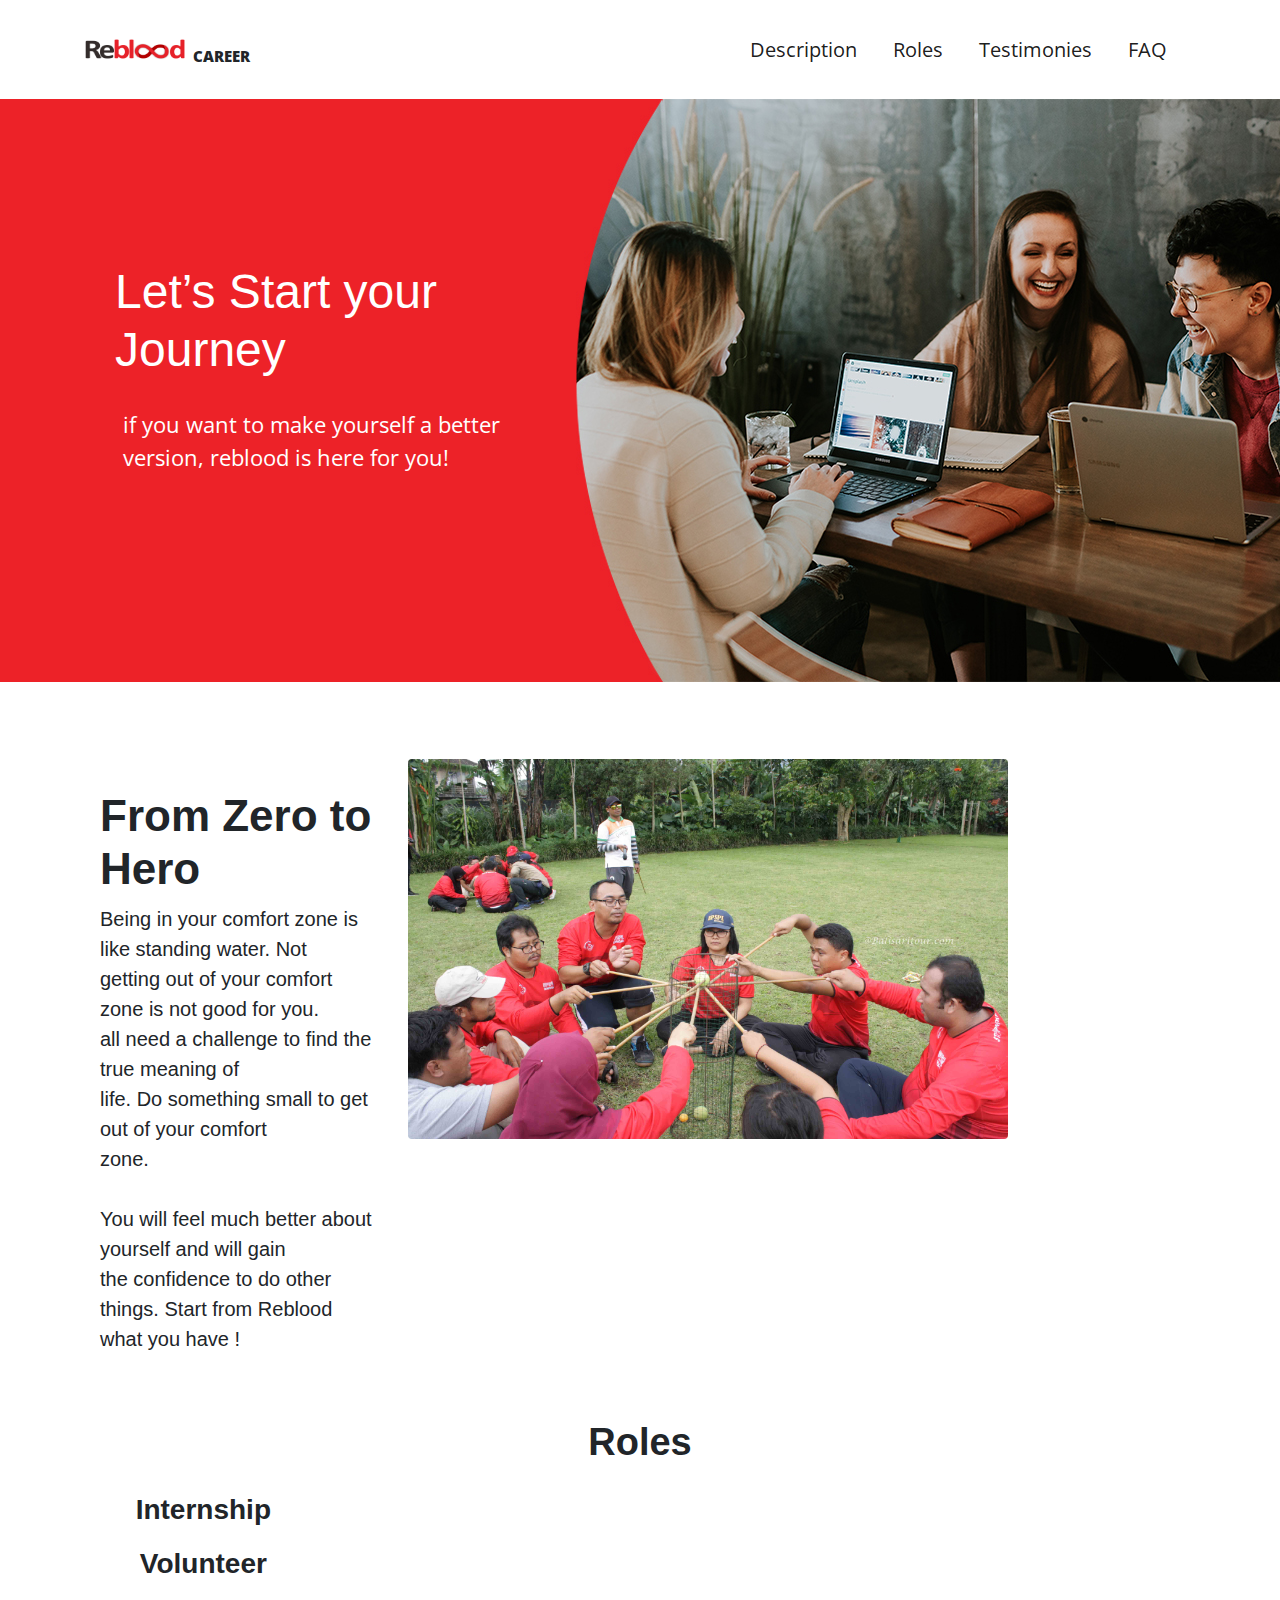
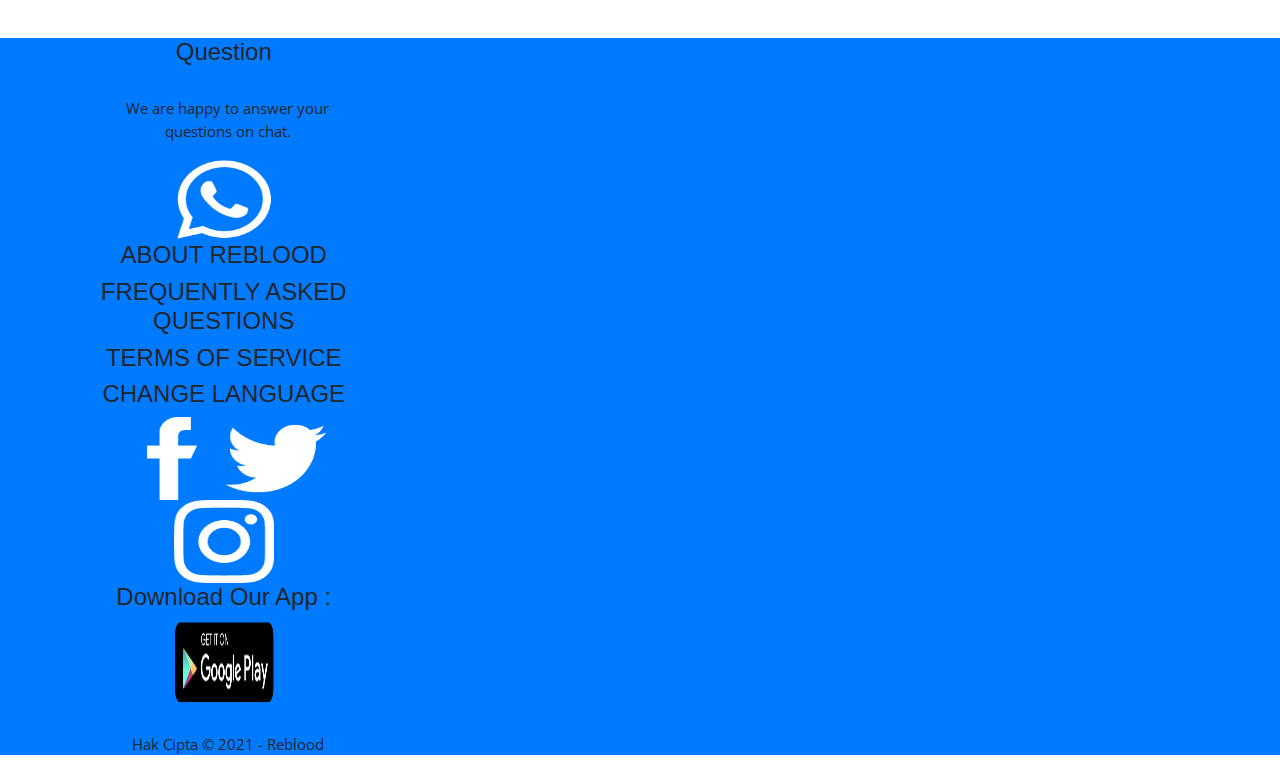
<file: index.html>
<!doctype html>
<html lang="en">
  <head>
    <!-- Required meta tags -->
    <meta charset="utf-8">
    <meta name="viewport" content="width=device-width, initial-scale=1, shrink-to-fit=no">

    <!-- Bootstrap CSS -->
    <link rel="stylesheet" href="https://maxcdn.bootstrapcdn.com/bootstrap/4.0.0/css/bootstrap.min.css" integrity="sha384-Gn5384xqQ1aoWXA+058RXPxPg6fy4IWvTNh0E263XmFcJlSAwiGgFAW/dAiS6JXm" crossorigin="anonymous">

    <!-- Font -->
    <link href="https://fonts.googleapis.com/css2?family=Open+Sans&display=swap" rel="stylesheet">

    <!-- CSS ku -->
    <link rel="stylesheet" type="text/css" href="style.css">

    <title>Reblood Career</title>
  </head>
  <body>
    
    <!-- Navbar -->
    <nav class="navbar navbar-expand-lg navbar-light">
      <div class="container">
        <img src="img/Reblood.png" class="rounded float-left" alt="Responsive image">
          <p><span>CAREER</span></p>
        <button class="navbar-toggler" type="button" data-toggle="collapse" data-target="#navbarNavAltMarkup" aria-controls="navbarNavAltMarkup" aria-expanded="false" aria-label="Toggle navigation">
          <span class="navbar-toggler-icon"></span>
        </button>
        <div class="collapse navbar-collapse" id="navbarNavAltMarkup">
          <div class="navbar-nav ml-auto">
            <a class="nav-item nav-link active" href="#"> Description <span class="sr-only">(current)</span></a>
            <a class="nav-item nav-link active" href="#">Roles</a>
            <a class="nav-item nav-link active" href="#">Testimonies</a>
            <a class="nav-item nav-link active" href="#">FAQ</a>
          </div>
        </div>
      </div>
    </nav>
    <!-- Navbar Akhir -->

    <!-- Jumbotron -->
    <div class="jumbotron jumbotron-fluid">
        <div class="container">
        <h1>Let’s Start your <br> Journey</h1>
        <p>if you want to make yourself a better <br> version, reblood is here for you!</p>
      </div>
    </div>
    <!-- Jumbotron Akhir -->

    <!-- Description -->
    <div class="description">

          <!-- Info Deskripsi -->
        <div class="row">
          <div class="col-lg-10 info-deskrip">
            <div class="row">
              <div class="col-lg">
                <h1><b> From Zero to Hero </b></h1>
                <p> Being in your comfort zone is like standing water. Not <br> 
                    getting out of your comfort zone is not good for you. <br> 
                    all need a challenge to find the true meaning of <br>
                    life. Do something small to get out of your comfort <br>
                    zone. <br>
                    <br>
                    You will feel much better about yourself and will gain <br> the confidence to do other things. Start from Reblood <br> 
                    what you have !  
                </p> 
                </div>
                <div class="col-lg">
                  <img src="img/teamwork.jpg" alt="teamwork" class="rounded float-right">
                </div>
            </div>
          </div>
        </div>
    </div>
    <!-- Akhir Description -->

    <!-- Roles -->
    <div class="role justify-content-center">
      <h3><span>Roles</span></h3>
      <div class="row roles">
        <div class="col-lg-4">
          <div class="col-lg"">
            <h3>Internship</h3>
          </div>
          <div class="col-lg"">
            <h3>Volunteer</h3>
          </div>
        </div>
      </div>
    </div>
    <!-- Roles Akhir -->


<!-- Footer -->
<footer class="bg-primary">
  <div class="container">
    <div class="role justify-content-center">
      <div class="col-lg-3">
        <h4>Question</h4>
        <p>We are happy to answer your questions on chat.</p>
        <img src="img/whatsapp1.png" alt="whatsapp1" class="center">
      </div>
      <div class="col-lg-3">
        <h4>ABOUT REBLOOD</h4>
        <h4>FREQUENTLY ASKED QUESTIONS</h4>
        <h4>TERMS OF SERVICE</h4>
        <h4>CHANGE LANGUAGE</h4>
        <img src="img/facebook1.png" alt="facebook1" class="center">
        <img src="img/twitter1.png" alt="twitter1" class="center">
        <img src="img/instagram1.png" alt="instagram1" class="center">
      </div>
      <div class="col-lg-3">
        <h4>Download Our App :</h4>
        <img src="img/88-1.png" alt="88-1" class="center">
      </div>
      <div class="col-lg-3">
        <p>Hak Cipta © 2021 - Reblood</p>
      </div>
</footer>
    

    <!-- Optional JavaScript -->
    <!-- jQuery first, then Popper.js, then Bootstrap JS -->
    <script src="https://code.jquery.com/jquery-3.2.1.slim.min.js" integrity="sha384-KJ3o2DKtIkvYIK3UENzmM7KCkRr/rE9/Qpg6aAZGJwFDMVNA/GpGFF93hXpG5KkN" crossorigin="anonymous"></script>
    <script src="https://cdnjs.cloudflare.com/ajax/libs/popper.js/1.12.9/umd/popper.min.js" integrity="sha384-ApNbgh9B+Y1QKtv3Rn7W3mgPxhU9K/ScQsAP7hUibX39j7fakFPskvXusvfa0b4Q" crossorigin="anonymous"></script>
    <script src="https://maxcdn.bootstrapcdn.com/bootstrap/4.0.0/js/bootstrap.min.js" integrity="sha384-JZR6Spejh4U02d8jOt6vLEHfe/JQGiRRSQQxSfFWpi1MquVdAyjUar5+76PVCmYl" crossorigin="anonymous"></script>
  </body>
</html>
</file>
<file: style.css>
/* Navbar */

.container img {
    margin: 0px;
    padding: 0px;
    height: 83px;
    width: 100px;
}

.container p {
    margin-top: 30px;
    margin-left: 8px;
    font-family: 'Open Sans', sans-serif;
    font-size: 15px;
}

.container span {
    font-weight: 1000;
}

/* Jumbotron */
.jumbotron {
    background-image: url(img/background.jpg);
    background-size: cover;
    height: 583px;
    margin-right: 0px;
}

.jumbotron .container {
    color: white;
    margin-left: 100px;
    margin-top: 100px;
}

.jumbotron h1 {
    font-size: 48px;
}

.jumbotron p {
    font-size: 22px;
}

/* Description */
.description {
    margin-left: 100px;
}

.description img {
    height: 380px;
    width: 600px;
    margin-right: 70px;
    margin-top: 45px;
    border-radius: 10px;
}

.description h1 {
    font-size: 44px;
    margin-top: 76px;
}

.description p {
    font-size: 20px;
}

/* Roles */
.role {
    margin-top: 50px;
    text-align: center;
}

.role span{
    margin-top: 50px;
    text-align: center;
    font-weight: 750;
    font-size: 38px;
}

.role .roles h3{
    margin-top: 20px;
    text-align: center;
    font-weight: 750;
    font-size: 28px;
}



/* Utility */

/* DESKTOP VERSION*/

@media (min-width: 992px) {
    .nav-link {
        font-family: 'Open Sans', sans-serif;
        font-size: 20px;
        margin-right: 20px;
    }

    .nav-link:hover::after {
        content: ' ';
        display: block;
        border-bottom: 3px solid #EC2128;
        width: 60%;
        margin: auto;
        padding-bottom: 6px;
        margin-bottom: -8px;
    }



}
</file>
